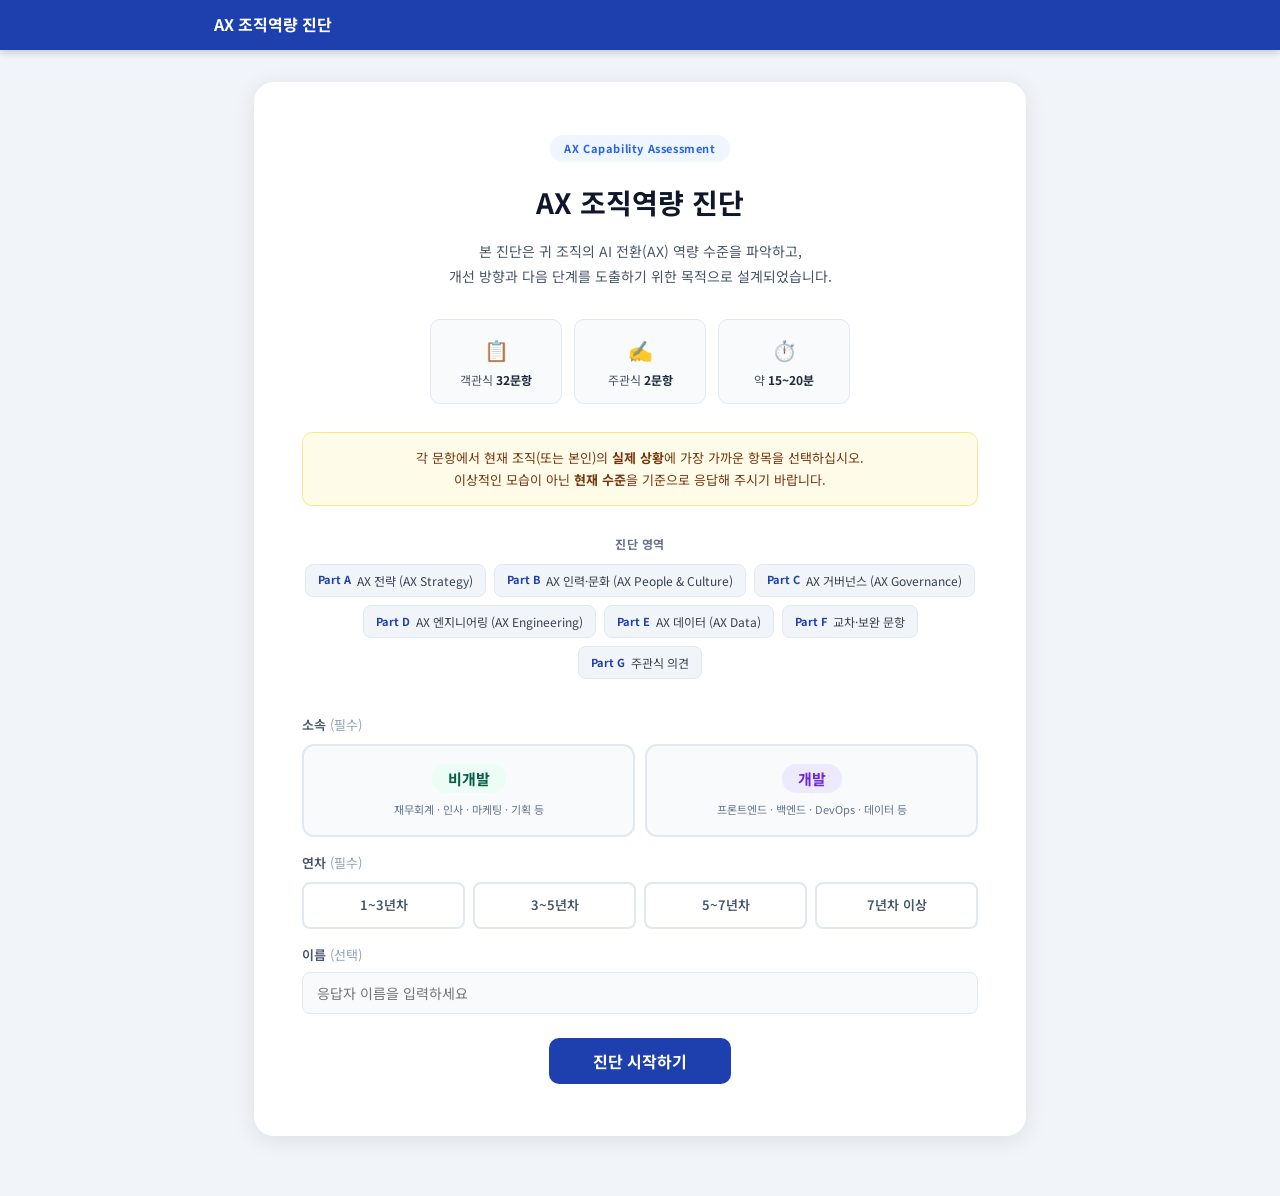
<file: index.html>
<!DOCTYPE html>
<html lang="ko">

<head>
  <meta charset="UTF-8">
  <meta name="viewport" content="width=device-width, initial-scale=1.0">
  <title>AX 조직역량 진단</title>
  <link rel="stylesheet" href="css/style.css">
</head>

<body>

  <header class="site-header">
    <div class="header-inner">
      <span class="logo-text">AX 조직역량 진단</span>
      <div id="header-progress" class="header-progress" style="display:none">
        <span id="progress-label" class="progress-label"></span>
        <div class="progress-bar-wrap">
          <div id="progress-fill" class="progress-fill"></div>
        </div>
      </div>
    </div>
  </header>

  <main id="app"></main>

  <script src="js/config.js"></script>
  <script src="js/data.js"></script>
  <script>
    /* ─── State ─────────────────────────────────────────────── */
    const state = {
      screen: 'start',   // 'start' | 'part' | 'open' | 'done'
      partIdx: 0,
      answers: {},       // { qId: 1~5 }
      openAnswers: {},   // { 'OPEN-01': '...', 'OPEN-02': '...' }
      respondentName: '',
      team: '',
      jobType: '',       // 'dev' | 'nondev'
      tenure: ''         // '1-3' | '3-5' | '5-7' | '7+'
    };

    const TEAMS = {
      nondev: ['재무회계', '인사', '마케팅', '기획', '영업', '구매/SCM', '법무/컴플라이언스', '경영지원', '기타'],
      dev:    ['프론트엔드', '백엔드', 'DevOps/인프라', '데이터', 'AI/ML', 'QA/테스트', '모바일', '기타 개발']
    };

    let _currentOrgType = null;

    function toggleOrgType(jobType) {
      const wrap = document.getElementById('team-list-wrap');
      const isOpen = wrap.style.display !== 'none';

      // 같은 버튼 재클릭 → 닫기
      if (_currentOrgType === jobType && isOpen) {
        wrap.style.display = 'none';
        _currentOrgType = null;
        _updateOrgBtns(null);
        return;
      }

      // 다른 타입으로 전환 → 상대방 버튼 선택 표시 초기화
      const other = jobType === 'dev' ? 'nondev' : 'dev';
      _resetBtnDisplay(other);

      _currentOrgType = jobType;
      _updateOrgBtns(jobType);
      _renderTeamList(jobType);
      wrap.style.display = '';
      document.getElementById('team-error').style.display = 'none';
    }

    function _updateOrgBtns(active) {
      ['nondev', 'dev'].forEach(t => {
        document.getElementById('btn-' + t).classList.toggle('active', t === active);
      });
    }

    function _resetBtnDisplay(jobType) {
      const hint = document.getElementById('hint-' + jobType);
      const sel  = document.getElementById('sel-'  + jobType);
      if (hint) hint.style.display = '';
      if (sel)  { sel.style.display = 'none'; sel.textContent = ''; }
    }

    function _closeTeamList(jobType, label) {
      document.getElementById('team-list-wrap').style.display = 'none';
      document.getElementById('hint-' + jobType).style.display = 'none';
      const sel = document.getElementById('sel-' + jobType);
      sel.textContent = '✓ ' + label;
      sel.style.display = '';
    }

    function _renderTeamList(jobType) {
      const list = document.getElementById('team-list');
      document.getElementById('team-custom-wrap').style.display = 'none';
      document.getElementById('team-custom-input').value = '';

      list.innerHTML = TEAMS[jobType].map(t => `
        <label class="team-opt-label">
          <input type="radio" name="team-select" value="${t}"
                 onchange="onTeamSelect('${t}', '${jobType}')">
          <div class="team-opt-content">
            <span class="team-opt-type ${jobType}">${jobType === 'dev' ? '개발' : '비개발'}</span>
            <span class="team-opt-name">${t}</span>
          </div>
        </label>
      `).join('');
    }

    function onTeamSelect(teamName, jobType) {
      const isCustom = teamName === '기타' || teamName === '기타 개발';
      if (isCustom) {
        document.getElementById('team-custom-wrap').style.display = '';
        document.getElementById('team-custom-input').focus();
      } else {
        document.getElementById('team-custom-wrap').style.display = 'none';
        setTimeout(() => _closeTeamList(jobType, teamName), 180);
      }
      document.getElementById('team-error').style.display = 'none';
    }

    function confirmCustomTeam() {
      const input = document.getElementById('team-custom-input');
      const val = input.value.trim();
      if (!val) { input.focus(); return; }
      setTimeout(() => _closeTeamList(_currentOrgType, val), 180);
    }

    const TOTAL_SCREENS = PARTS.length + 1; // parts + open

    /* ─── Helpers ────────────────────────────────────────────── */
    function $(sel) { return document.querySelector(sel); }
    function el(tag, cls, html) {
      const e = document.createElement(tag);
      if (cls) e.className = cls;
      if (html !== undefined) e.innerHTML = html;
      return e;
    }

    function updateProgress() {
      const wrap = $('#header-progress');
      if (state.screen === 'start' || state.screen === 'done') {
        wrap.style.display = 'none';
        return;
      }
      wrap.style.display = 'flex';

      let step, total;
      if (state.screen === 'part') {
        step = state.partIdx + 1;
        total = TOTAL_SCREENS;
      } else {
        step = TOTAL_SCREENS;
        total = TOTAL_SCREENS;
      }

      const pct = Math.round((step / total) * 100);
      $('#progress-label').textContent = `${step} / ${total}`;
      $('#progress-fill').style.width = pct + '%';
    }

    /* ─── Screens ────────────────────────────────────────────── */
    function renderStart() {
      state.screen = 'start';
      updateProgress();
      const app = $('#app');
      app.innerHTML = '';

      const wrap = el('div', 'start-wrap');
      wrap.innerHTML = `
    <div class="start-card">
      <div class="start-badge">AX Capability Assessment</div>
      <h1 class="start-title">AX 조직역량 진단</h1>
      <p class="start-desc">
        본 진단은 귀 조직의 AI 전환(AX) 역량 수준을 파악하고,<br>
        개선 방향과 다음 단계를 도출하기 위한 목적으로 설계되었습니다.
      </p>
      <div class="start-info-grid">
        <div class="start-info-item">
          <span class="info-icon">📋</span>
          <span class="info-text">객관식 <strong>32문항</strong></span>
        </div>
        <div class="start-info-item">
          <span class="info-icon">✍️</span>
          <span class="info-text">주관식 <strong>2문항</strong></span>
        </div>
        <div class="start-info-item">
          <span class="info-icon">⏱️</span>
          <span class="info-text">약 <strong>15~20분</strong></span>
        </div>
      </div>
      <div class="start-notice">
        각 문항에서 현재 조직(또는 본인)의 <strong>실제 상황</strong>에 가장 가까운 항목을 선택하십시오.<br>
        이상적인 모습이 아닌 <strong>현재 수준</strong>을 기준으로 응답해 주시기 바랍니다.
      </div>
      <div class="start-parts">
        <div class="parts-title">진단 영역</div>
        <div class="parts-list">
          ${PARTS.map(p => `<div class="part-chip"><span class="chip-id">Part ${p.id}</span> ${p.title}</div>`).join('')}
          <div class="part-chip"><span class="chip-id">Part G</span> 주관식 의견</div>
        </div>
      </div>
      <div class="start-team-wrap">
        <label class="start-name-label">소속 <span>(필수)</span></label>
        <div class="org-type-row">
          <button type="button" class="org-type-btn" id="btn-nondev" onclick="toggleOrgType('nondev')">
            <span class="org-type-badge nondev">비개발</span>
            <span class="org-type-hint" id="hint-nondev">재무회계 · 인사 · 마케팅 · 기획 등</span>
            <span class="org-selected-team" id="sel-nondev" style="display:none"></span>
          </button>
          <button type="button" class="org-type-btn" id="btn-dev" onclick="toggleOrgType('dev')">
            <span class="org-type-badge dev">개발</span>
            <span class="org-type-hint" id="hint-dev">프론트엔드 · 백엔드 · DevOps · 데이터 등</span>
            <span class="org-selected-team" id="sel-dev" style="display:none"></span>
          </button>
        </div>
        <div id="team-list-wrap" style="display:none;margin-top:12px">
          <div class="team-selector" id="team-list"></div>
          <div id="team-custom-wrap" style="display:none;margin-top:8px">
            <div style="display:flex;gap:8px;align-items:center">
              <input type="text" id="team-custom-input" class="start-name-input"
                     placeholder="소속 팀명을 직접 입력해 주세요" maxlength="30"
                     onkeydown="if(event.key==='Enter')confirmCustomTeam()"
                     style="margin:0">
              <button type="button" class="btn btn-primary" onclick="confirmCustomTeam()"
                      style="white-space:nowrap;padding:10px 20px;flex-shrink:0">확인</button>
            </div>
          </div>
        </div>
        <div class="team-error" id="team-error" style="display:none">소속을 선택해 주세요.</div>
      </div>
      <div class="start-name-wrap">
        <label class="start-name-label">연차 <span>(필수)</span></label>
        <div class="tenure-selector">
          <label class="tenure-opt"><input type="radio" name="tenure" value="1-3"><span class="tenure-text">1~3년차</span></label>
          <label class="tenure-opt"><input type="radio" name="tenure" value="3-5"><span class="tenure-text">3~5년차</span></label>
          <label class="tenure-opt"><input type="radio" name="tenure" value="5-7"><span class="tenure-text">5~7년차</span></label>
          <label class="tenure-opt"><input type="radio" name="tenure" value="7+"><span class="tenure-text">7년차 이상</span></label>
        </div>
        <div class="team-error" id="tenure-error" style="display:none">연차를 선택해 주세요.</div>
      </div>
      <div class="start-name-wrap">
        <label class="start-name-label" for="respondent-name">이름 <span>(선택)</span></label>
        <input type="text" class="start-name-input" id="respondent-name" placeholder="응답자 이름을 입력하세요" maxlength="20">
      </div>
      <button class="btn btn-start-main" onclick="startAssessment()">진단 시작하기</button>
    </div>
  `;
      app.appendChild(wrap);
    }

    function startAssessment() {
      const teamSelected = document.querySelector('input[name="team-select"]:checked');
      const tenureSelected = document.querySelector('input[name="tenure"]:checked');

      if (!_currentOrgType || !teamSelected) {
        document.getElementById('team-error').style.display = 'block';
        return;
      }

      let teamName = teamSelected.value;
      if (teamName === '기타' || teamName === '기타 개발') {
        const custom = document.getElementById('team-custom-input').value.trim();
        if (!custom) {
          const err = document.getElementById('team-error');
          err.textContent = '팀명을 직접 입력해 주세요.';
          err.style.display = 'block';
          return;
        }
        teamName = custom;
      }

      if (!tenureSelected) {
        document.getElementById('tenure-error').style.display = 'block';
        return;
      }

      state.jobType = _currentOrgType;
      state.team = teamName;
      state.tenure = tenureSelected.value;
      const nameInput = document.getElementById('respondent-name');
      state.respondentName = nameInput ? nameInput.value.trim() : '';
      state.partIdx = 0;
      renderPart();
    }

    function renderPart() {
      state.screen = 'part';
      updateProgress();

      const part = PARTS[state.partIdx];
      const app = $('#app');
      app.innerHTML = '';

      const wrap = el('div', 'part-wrap');

      // Part header
      const header = el('div', 'part-header');
      header.innerHTML = `
    <div class="part-label">Part ${part.id}</div>
    <h2 class="part-title">${part.title}</h2>
    <p class="part-desc">${part.desc}</p>
  `;
      wrap.appendChild(header);

      // Questions
      const qList = el('div', 'q-list');
      part.questions.forEach((q, qi) => {
        const eff = (state.jobType === 'dev' && q.dev) ? { ...q, ...q.dev } : q;

        const card = el('div', 'q-card');
        card.setAttribute('data-qid', eff.id);

        const qNum = el('div', 'q-num', `Q${qi + 1}`);
        const qTitle = el('div', 'q-title', eff.title);

        card.appendChild(qNum);
        card.appendChild(qTitle);

        if (eff.type === 'maturity') {
          const qText = el('p', 'q-text', eff.q);
          card.appendChild(qText);

          const opts = el('div', 'opts');
          eff.opts.forEach((opt, i) => {
            const val = i + 1;
            const label = el('label', 'opt');
            const checked = state.answers[eff.id] === val ? 'checked' : '';
            label.innerHTML = `
          <input type="radio" name="${eff.id}" value="${val}" ${checked}>
          <span class="opt-marker">${['①', '②', '③', '④', '⑤'][i]}</span>
          <span class="opt-text">${opt}</span>
        `;
            label.querySelector('input').addEventListener('change', () => {
              state.answers[eff.id] = val;
              clearError(eff.id);
            });
            opts.appendChild(label);
          });
          card.appendChild(opts);

        } else { // likert
          const stmt = el('p', 'q-stmt', eff.stmt);
          card.appendChild(stmt);

          const likertWrap = el('div', 'likert-wrap');
          const likertOpts = el('div', 'likert-opts');
          LIKERT_LABELS.forEach((lbl, i) => {
            const val = i + 1;
            const col = el('div', 'likert-col');
            const checked = state.answers[eff.id] === val ? 'checked' : '';
            col.innerHTML = `
          <input type="radio" id="${eff.id}-${val}" name="${eff.id}" value="${val}" ${checked}>
          <label for="${eff.id}-${val}" class="likert-label">${lbl}</label>
        `;
            col.querySelector('input').addEventListener('change', () => {
              state.answers[eff.id] = val;
              clearError(eff.id);
            });
            likertOpts.appendChild(col);
          });
          likertWrap.appendChild(likertOpts);
          card.appendChild(likertWrap);
        }

        const errMsg = el('div', 'err-msg', '');
        errMsg.id = `err-${eff.id}`;
        errMsg.style.display = 'none';
        card.appendChild(errMsg);

        qList.appendChild(card);
      });
      wrap.appendChild(qList);

      // Navigation
      const nav = el('div', 'nav-bar');
      const leftBtn = el('button', 'btn btn-ghost', state.partIdx === 0 ? '처음으로' : '이전');
      leftBtn.addEventListener('click', () => {
        if (state.partIdx === 0) renderStart();
        else { state.partIdx--; renderPart(); }
      });

      const isLast = state.partIdx === PARTS.length - 1;
      const rightBtn = el('button', 'btn btn-primary', isLast ? '다음 (주관식)' : '다음');
      rightBtn.addEventListener('click', () => {
        if (!validatePart(part)) return;
        if (isLast) renderOpen();
        else { state.partIdx++; renderPart(); }
      });

      nav.appendChild(leftBtn);

      const navRight = el('div', 'nav-right');
      navRight.appendChild(rightBtn);
      nav.appendChild(navRight);
      wrap.appendChild(nav);

      app.appendChild(wrap);
      window.scrollTo(0, 0);
    }

    function validatePart(part) {
      let valid = true;
      part.questions.forEach(q => {
        if (state.answers[q.id] === undefined) {
          showError(q.id, '응답을 선택해 주세요.');
          valid = false;
        }
      });
      if (!valid) {
        // Scroll to first unanswered
        const firstErr = document.querySelector('.err-msg[style="display: block;"]') ||
          document.querySelector('.err-msg:not([style*="none"])');
        if (firstErr) firstErr.scrollIntoView({ behavior: 'smooth', block: 'center' });
      }
      return valid;
    }

    function showError(qid, msg) {
      const el = document.getElementById(`err-${qid}`);
      if (el) { el.textContent = msg; el.style.display = 'block'; }
      const card = document.querySelector(`[data-qid="${qid}"]`);
      if (card) card.classList.add('has-error');
    }

    function clearError(qid) {
      const el = document.getElementById(`err-${qid}`);
      if (el) { el.textContent = ''; el.style.display = 'none'; }
      const card = document.querySelector(`[data-qid="${qid}"]`);
      if (card) card.classList.remove('has-error');
    }

    function renderOpen() {
      state.screen = 'open';
      updateProgress();

      const app = $('#app');
      app.innerHTML = '';

      const wrap = el('div', 'part-wrap');

      const header = el('div', 'part-header');
      header.innerHTML = `
    <div class="part-label">Part G</div>
    <h2 class="part-title">주관식 의견</h2>
    <p class="part-desc">아래 질문에 자유롭게 응답해 주십시오. (선택 사항)</p>
  `;
      wrap.appendChild(header);

      const qList = el('div', 'q-list');
      OPEN_QUESTIONS.forEach((q, qi) => {
        const card = el('div', 'open-card');
        card.innerHTML = `
      <div class="q-num">Q${qi + 1}</div>
      <p class="q-text">${q.q}</p>
      <textarea class="open-textarea" id="open-${q.id}" rows="5" placeholder="자유롭게 입력해 주세요.">${state.openAnswers[q.id] || ''}</textarea>
    `;
        qList.appendChild(card);
      });
      wrap.appendChild(qList);

      // Nav
      const nav = el('div', 'nav-bar');
      const backBtn = el('button', 'btn btn-ghost', '이전');
      backBtn.addEventListener('click', () => {
        state.partIdx = PARTS.length - 1;
        renderPart();
      });

      const submitBtn = el('button', 'btn btn-success', '결과 확인하기');
      submitBtn.addEventListener('click', () => {
        OPEN_QUESTIONS.forEach(q => {
          const ta = document.getElementById(`open-${q.id}`);
          state.openAnswers[q.id] = ta ? ta.value.trim() : '';
        });
        submitAndRedirect();
      });

      nav.appendChild(backBtn);
      const navRight = el('div', 'nav-right');
      navRight.appendChild(submitBtn);
      nav.appendChild(navRight);
      wrap.appendChild(nav);

      app.appendChild(wrap);
      window.scrollTo(0, 0);
    }

    async function submitAndRedirect() {
      const btn = document.querySelector('.btn-success');
      if (btn) { btn.disabled = true; btn.textContent = '저장 중...'; }

      const payload = {
        name: state.respondentName || '익명',
        team: state.team,
        jobType: state.jobType,
        tenure: state.tenure,
        answers: state.answers,
        openAnswers: state.openAnswers,
        timestamp: Date.now()
      };

      const existing = JSON.parse(localStorage.getItem('ax_results') || '[]');
      existing.push(payload);
      localStorage.setItem('ax_results', JSON.stringify(existing));
      localStorage.setItem('ax_result', JSON.stringify(payload));

      if (SHEETS_API_URL !== 'YOUR_APPS_SCRIPT_WEB_APP_URL') {
        await new Promise((resolve) => {
          const cbName = '__axSave' + Date.now();
          const script = document.createElement('script');
          const timer = setTimeout(() => { cleanup(); resolve(); }, 8000);
          function cleanup() {
            delete window[cbName];
            if (script.parentNode) script.parentNode.removeChild(script);
          }
          window[cbName] = () => { clearTimeout(timer); cleanup(); resolve(); };
          script.onerror = () => { clearTimeout(timer); cleanup(); resolve(); };
          script.src = SHEETS_API_URL
            + '?action=save&callback=' + cbName
            + '&data=' + encodeURIComponent(JSON.stringify(payload))
            + '&t=' + Date.now();
          document.head.appendChild(script);
        });
      }

      window.location.href = 'result.html';
    }

    /* ─── Init ───────────────────────────────────────────────── */
    renderStart();
  </script>
</body>

</html>
</file>
<file: css/style.css>
@import url('https://fonts.googleapis.com/css2?family=Noto+Sans+KR:wght@300;400;500;600;700&display=swap');

*, *::before, *::after { margin: 0; padding: 0; box-sizing: border-box; }

body {
  font-family: 'Noto Sans KR', sans-serif;
  background: #f1f5f9;
  color: #1e293b;
  min-height: 100vh;
  line-height: 1.6;
}

/* ════════════════════════════════
   HEADER
════════════════════════════════ */
.site-header {
  background: #1e40af;
  color: white;
  padding: 12px 0;
  position: sticky;
  top: 0;
  z-index: 100;
  box-shadow: 0 2px 8px rgba(0,0,0,.2);
}
.header-inner {
  max-width: 900px;
  margin: 0 auto;
  padding: 0 24px;
  display: flex;
  align-items: center;
  justify-content: space-between;
  gap: 16px;
}
.logo-text { font-size: 16px; font-weight: 700; white-space: nowrap; }

/* Header progress (index.html) */
.header-progress {
  display: flex;
  align-items: center;
  gap: 10px;
  flex: 1;
  max-width: 360px;
}
.progress-label {
  font-size: 12px;
  color: rgba(255,255,255,.85);
  white-space: nowrap;
  min-width: 36px;
}
.progress-bar-wrap {
  flex: 1;
  height: 6px;
  background: rgba(255,255,255,.25);
  border-radius: 3px;
  overflow: hidden;
}
.progress-fill {
  height: 100%;
  background: #60a5fa;
  border-radius: 3px;
  transition: width .4s ease;
}

/* Header actions (result.html) */
.header-actions { display: flex; gap: 8px; }

/* ════════════════════════════════
   LAYOUT WRAPPERS
════════════════════════════════ */
.start-wrap,
.part-wrap {
  max-width: 820px;
  margin: 0 auto;
  padding: 32px 24px 60px;
}

/* ════════════════════════════════
   START SCREEN
════════════════════════════════ */
.start-card {
  background: white;
  border-radius: 20px;
  padding: 52px 48px;
  text-align: center;
  box-shadow: 0 4px 24px rgba(0,0,0,.09);
}
.start-badge {
  display: inline-block;
  background: #eff6ff;
  color: #2563eb;
  font-size: 11px;
  font-weight: 700;
  padding: 5px 14px;
  border-radius: 20px;
  letter-spacing: .6px;
  margin-bottom: 18px;
}
.start-title {
  font-size: 28px;
  font-weight: 700;
  color: #0f172a;
  margin-bottom: 14px;
}
.start-desc {
  font-size: 14px;
  color: #475569;
  line-height: 1.8;
  max-width: 520px;
  margin: 0 auto 30px;
}
.start-info-grid {
  display: grid;
  grid-template-columns: repeat(3, 1fr);
  gap: 12px;
  margin-bottom: 28px;
  max-width: 420px;
  margin-left: auto;
  margin-right: auto;
}
.start-info-item {
  background: #f8fafc;
  border: 1px solid #e2e8f0;
  border-radius: 10px;
  padding: 14px 8px;
  display: flex;
  flex-direction: column;
  align-items: center;
  gap: 6px;
}
.info-icon { font-size: 20px; }
.info-text { font-size: 12px; color: #475569; line-height: 1.4; }
.info-text strong { color: #1e293b; }
.start-notice {
  background: #fefce8;
  border: 1px solid #fde68a;
  border-radius: 10px;
  padding: 14px 20px;
  font-size: 13px;
  color: #78350f;
  line-height: 1.7;
  margin-bottom: 28px;
  text-align: center;
}
.start-parts { margin-bottom: 36px; text-align: center; }
.parts-title {
  font-size: 12px;
  font-weight: 700;
  color: #64748b;
  letter-spacing: .5px;
  margin-bottom: 10px;
}
.parts-list { display: flex; flex-wrap: wrap; gap: 8px; justify-content: center; }
.part-chip {
  background: #f1f5f9;
  border: 1px solid #e2e8f0;
  border-radius: 8px;
  padding: 6px 12px;
  font-size: 12px;
  color: #374151;
  display: flex;
  align-items: center;
  gap: 6px;
}
.chip-id {
  font-weight: 700;
  color: #1e40af;
  font-size: 11px;
}

/* ════════════════════════════════
   PART HEADER
════════════════════════════════ */
.part-header {
  background: white;
  border-radius: 12px;
  padding: 22px 26px;
  margin-bottom: 18px;
  border-left: 4px solid #1e40af;
  box-shadow: 0 1px 4px rgba(0,0,0,.06);
}
.part-label {
  font-size: 11px;
  font-weight: 700;
  color: #1e40af;
  letter-spacing: .6px;
  margin-bottom: 5px;
}
.part-title { font-size: 20px; font-weight: 700; margin-bottom: 4px; }
.part-desc { font-size: 13px; color: #64748b; }

/* ════════════════════════════════
   QUESTION CARDS
════════════════════════════════ */
.q-list { display: flex; flex-direction: column; gap: 14px; }

.q-card {
  background: white;
  border-radius: 12px;
  padding: 24px 26px;
  box-shadow: 0 1px 3px rgba(0,0,0,.07);
  border: 2px solid transparent;
  transition: border-color .2s;
}
.q-card.has-error { border-color: #fca5a5; }

.q-num {
  font-size: 11px;
  font-weight: 700;
  color: #1e40af;
  background: #eff6ff;
  display: inline-block;
  padding: 2px 10px;
  border-radius: 20px;
  margin-bottom: 4px;
}
.q-title {
  font-size: 13px;
  font-weight: 700;
  color: #64748b;
  margin-bottom: 12px;
}
.q-text {
  font-size: 15px;
  font-weight: 600;
  color: #1e293b;
  line-height: 1.65;
  margin-bottom: 18px;
}
.q-stmt {
  font-size: 15px;
  font-weight: 600;
  color: #1e293b;
  line-height: 1.65;
  background: #f8fafc;
  border: 1px solid #e2e8f0;
  border-radius: 8px;
  padding: 14px 18px;
  margin-bottom: 20px;
}

/* ── Maturity options (vertical) ── */
.opts { display: flex; flex-direction: column; gap: 9px; }
.opt {
  display: flex;
  align-items: flex-start;
  gap: 11px;
  padding: 12px 16px;
  border: 1.5px solid #e2e8f0;
  border-radius: 10px;
  cursor: pointer;
  transition: all .15s;
}
.opt:hover { border-color: #93c5fd; background: #f0f9ff; }
.opt input[type="radio"] { display: none; }
.opt input[type="radio"]:checked + .opt-marker + .opt-text { color: #1e3a8a; }
.opt:has(input:checked) { border-color: #1e40af; background: #eff6ff; }
.opt-marker {
  font-size: 16px;
  font-weight: 700;
  color: #94a3b8;
  flex-shrink: 0;
  min-width: 22px;
  line-height: 1.5;
}
.opt:has(input:checked) .opt-marker { color: #1e40af; }
.opt-text { font-size: 13.5px; line-height: 1.55; color: #374151; }

/* ── Likert options (horizontal) ── */
.likert-wrap { overflow-x: auto; }
.likert-opts {
  display: grid;
  grid-template-columns: repeat(5, 1fr);
  gap: 8px;
  min-width: 300px;
}
.likert-col {
  display: flex;
  flex-direction: column;
  align-items: center;
  gap: 6px;
}
.likert-col input[type="radio"] { display: none; }
.likert-label {
  display: block;
  width: 100%;
  text-align: center;
  padding: 10px 4px 12px;
  border: 1.5px solid #e2e8f0;
  border-radius: 10px;
  cursor: pointer;
  font-size: 12px;
  color: #64748b;
  line-height: 1.35;
  transition: all .15s;
}
.likert-label:hover { border-color: #a5b4fc; background: #eef2ff; color: #4338ca; }
.likert-col input:checked + .likert-label {
  border-color: #6d28d9;
  background: #ede9fe;
  color: #6d28d9;
  font-weight: 700;
}

/* ── Error message ── */
.err-msg {
  background: #fef2f2;
  border: 1px solid #fecaca;
  border-radius: 8px;
  padding: 9px 14px;
  color: #dc2626;
  font-size: 12px;
  margin-top: 10px;
}

/* ── Open questions ── */
.open-card {
  background: white;
  border-radius: 12px;
  padding: 24px 26px;
  margin-bottom: 14px;
  box-shadow: 0 1px 3px rgba(0,0,0,.07);
}
.open-textarea {
  width: 100%;
  min-height: 130px;
  border: 1.5px solid #e2e8f0;
  border-radius: 8px;
  padding: 13px;
  resize: vertical;
  font-family: 'Noto Sans KR', sans-serif;
  font-size: 14px;
  color: #1e293b;
  outline: none;
  transition: border-color .2s;
  line-height: 1.65;
}
.open-textarea:focus { border-color: #1e40af; }

/* ── Navigation ── */
.nav-bar {
  display: flex;
  justify-content: space-between;
  align-items: center;
  margin-top: 28px;
  padding-top: 22px;
  border-top: 1px solid #e2e8f0;
}
.nav-right { display: flex; gap: 10px; }

/* ── Buttons ── */
.btn {
  padding: 10px 24px;
  border-radius: 8px;
  font-size: 14px;
  font-weight: 600;
  cursor: pointer;
  border: none;
  transition: all .15s;
  font-family: 'Noto Sans KR', sans-serif;
  line-height: 1;
  white-space: nowrap;
}
.btn-ghost {
  background: white;
  color: #64748b;
  border: 1.5px solid #e2e8f0;
}
.btn-ghost:hover { background: #f8fafc; border-color: #94a3b8; }
.btn-primary { background: #1e40af; color: white; }
.btn-primary:hover { background: #1e3a8a; }
.btn-success { background: #059669; color: white; padding: 13px 36px; font-size: 15px; }
.btn-success:hover { background: #047857; }
.btn-start-main {
  background: #1e40af;
  color: white;
  padding: 15px 44px;
  font-size: 16px;
  border-radius: 10px;
  border: none;
  cursor: pointer;
  font-weight: 700;
  font-family: 'Noto Sans KR', sans-serif;
  transition: all .2s;
  margin-top: 8px;
}
.btn-start-main:hover {
  background: #1e3a8a;
  transform: translateY(-1px);
  box-shadow: 0 4px 14px rgba(30,64,175,.3);
}

/* ════════════════════════════════
   LOADING / ERROR
════════════════════════════════ */
.loading-wrap {
  text-align: center;
  padding: 80px 24px;
  color: #64748b;
}
.loading-spinner {
  width: 40px; height: 40px;
  border: 4px solid #e2e8f0;
  border-top-color: #1e40af;
  border-radius: 50%;
  margin: 0 auto 16px;
  animation: spin .8s linear infinite;
}
@keyframes spin { to { transform: rotate(360deg); } }
.error-wrap {
  text-align: center;
  padding: 80px 24px;
}
.error-wrap p { color: #64748b; margin-bottom: 20px; }

/* ════════════════════════════════
   RESULT PAGE — HERO
════════════════════════════════ */
.result-hero {
  padding: 24px 24px 20px;
  background: linear-gradient(135deg, #1e3a8a 0%, #1d4ed8 100%);
  color: white;
}
.hero-inner {
  max-width: 860px;
  margin: 0 auto;
  display: flex;
  align-items: center;
  gap: 20px;
  flex-wrap: wrap;
}
.hero-meta {
  display: flex;
  align-items: center;
  gap: 6px;
  flex-wrap: wrap;
  width: 100%;
  margin-bottom: 2px;
}
.hero-respondent {
  font-size: 14px;
  font-weight: 700;
  color: rgba(255,255,255,.95);
}
.hero-team-badge {
  font-size: 11px;
  font-weight: 600;
  padding: 1px 8px;
  border-radius: 20px;
  background: rgba(255,255,255,.2);
  color: white;
  border: 1px solid rgba(255,255,255,.35);
}
.hero-job-badge {
  font-size: 10px;
  font-weight: 700;
  padding: 1px 7px;
  border-radius: 20px;
  letter-spacing: .3px;
}
.hero-job-badge.dev    { background: #ede9fe; color: #6d28d9; }
.hero-job-badge.nondev { background: #ecfdf5; color: #065f46; }
.hero-level-block {
  display: flex;
  align-items: baseline;
  gap: 10px;
  flex-shrink: 0;
}
.hero-label {
  font-size: 11px;
  font-weight: 500;
  opacity: .65;
  letter-spacing: .5px;
  margin-bottom: 2px;
}
.hero-level {
  font-size: 48px;
  font-weight: 800;
  line-height: 1;
}
.hero-name { font-size: 20px; font-weight: 700; opacity: .9; }
.hero-right { flex: 1; min-width: 180px; }
.hero-score {
  font-size: 22px;
  font-weight: 700;
  margin-bottom: 2px;
}
.hero-score span { font-size: 13px; font-weight: 400; opacity: .7; }
.hero-desc { display: none; }

/* Hero level color overlays */
.hero-lv1 { background: linear-gradient(135deg, #7f1d1d, #dc2626); }
.hero-lv2 { background: linear-gradient(135deg, #7c2d12, #ea580c); }
.hero-lv3 { background: linear-gradient(135deg, #713f12, #d97706); }
.hero-lv4 { background: linear-gradient(135deg, #14532d, #16a34a); }
.hero-lv5 { background: linear-gradient(135deg, #1e3a8a, #1d4ed8); }

/* ════════════════════════════════
   RESULT PAGE — SECTIONS
════════════════════════════════ */
.sections-wrap {
  max-width: 900px;
  margin: 0 auto;
  padding: 28px 24px 60px;
  display: flex;
  flex-direction: column;
  gap: 20px;
}
.r-section {
  background: white;
  border-radius: 16px;
  padding: 28px;
  box-shadow: 0 1px 4px rgba(0,0,0,.08);
}

.section-title {
  font-size: 17px;
  font-weight: 700;
  color: #1e293b;
  margin-bottom: 20px;
  padding-bottom: 12px;
  border-bottom: 1px solid #f1f5f9;
}

/* Main result wrapper */
#app {
  /* for result.html, sections are full-width with auto margin */
}

/* ── Maturity Stage Track ── */
.stage-track {
  display: flex;
  align-items: center;
  justify-content: center;
  gap: 0;
  margin: 4px 0 24px;
  overflow-x: auto;
  padding: 8px 0;
}
.stage-step {
  display: flex;
  flex-direction: column;
  align-items: center;
  gap: 6px;
  min-width: 64px;
}
.stage-dot {
  width: 40px;
  height: 40px;
  border-radius: 50%;
  border: 2.5px solid #e2e8f0;
  background: #fff;
  display: flex;
  align-items: center;
  justify-content: center;
  font-size: 14px;
  color: #fff;
  transition: transform .2s;
}
.stage-step.current .stage-dot {
  width: 48px;
  height: 48px;
  box-shadow: 0 0 0 5px rgba(0,0,0,.08);
  font-size: 16px;
}
.stage-dot-inner { line-height: 1; }
.stage-lv { font-size: 11px; font-weight: 700; }
.stage-name { font-size: 11px; font-weight: 500; text-align: center; }
.stage-connector {
  flex: 1;
  min-width: 18px;
  max-width: 48px;
  height: 2px;
  background: #e2e8f0;
  margin-bottom: 28px;
}

.stage-current-card {
  border-left: 4px solid #94a3b8;
  border-radius: 0 12px 12px 0;
  background: #f8fafc;
  padding: 20px 22px;
  margin-bottom: 14px;
}
.stage-current-header {
  display: flex;
  gap: 16px;
  align-items: flex-start;
  justify-content: space-between;
  margin-bottom: 16px;
}
.stage-current-lv {
  font-size: 18px;
  font-weight: 800;
  margin-bottom: 6px;
}
.stage-current-desc {
  font-size: 13px;
  color: #475569;
  line-height: 1.7;
  max-width: 560px;
}
.stage-axmos-badge {
  flex-shrink: 0;
  text-align: center;
  font-size: 13px;
  font-weight: 800;
  padding: 8px 14px;
  border-radius: 10px;
  border: 1.5px solid;
  line-height: 1.4;
  white-space: nowrap;
}
.stage-axmos-badge span { font-size: 11px; font-weight: 500; display: block; }
.stage-focus-title {
  font-size: 12px;
  font-weight: 700;
  color: #64748b;
  text-transform: uppercase;
  letter-spacing: .5px;
  margin-bottom: 8px;
}
.stage-focus-list {
  list-style: none;
  display: flex;
  flex-direction: column;
  gap: 6px;
}
.stage-focus-item {
  display: flex;
  align-items: center;
  gap: 8px;
  font-size: 13px;
  color: #334155;
}
.stage-focus-dot {
  width: 7px;
  height: 7px;
  border-radius: 50%;
  flex-shrink: 0;
}

.stage-next {
  border: 1.5px dashed #e2e8f0;
  border-radius: 12px;
  padding: 14px 18px;
  background: #fff;
}
.stage-next-top { border-color: #bfdbfe; background: #eff6ff; }
.stage-next-label {
  font-size: 11px;
  font-weight: 700;
  color: #94a3b8;
  text-transform: uppercase;
  letter-spacing: .5px;
  margin-bottom: 4px;
}
.stage-next-name {
  font-size: 15px;
  font-weight: 800;
  margin-bottom: 4px;
}
.stage-next-desc {
  font-size: 13px;
  color: #475569;
  line-height: 1.6;
}

/* ── Chart ── */
.chart-wrap {
  position: relative;
  height: 320px;
  max-width: 380px;
  margin: 0 auto;
}

/* ── Cat Combined (radar top, list below) ── */
.cat-combined {
  display: flex;
  flex-direction: column;
  gap: 24px;
}
.cat-radar-panel {
  width: 380px;
  height: 380px;
  margin: 0 auto;
  flex-shrink: 0;
  position: relative;
}
.cat-radar-panel canvas {
  position: absolute;
  top: 0; left: 0;
  width: 100% !important;
  height: 100% !important;
}
.cat-list-panel {
  display: grid;
  grid-template-columns: 1fr 1fr;
  gap: 0 24px;
}
.cat-row {
  border-left: 4px solid #94a3b8;
  padding: 16px 16px;
}
.cat-row:not(:nth-last-child(-n+2)) {
  border-bottom: 1px solid #f1f5f9;
}
/* 5개 항목 — 마지막 홀수 행이 혼자일 때 구분선 제거 */
.cat-row:nth-child(odd):last-child {
  border-bottom: none;
}
.cat-row-header {
  display: flex;
  align-items: flex-start;
  justify-content: space-between;
  gap: 12px;
}
.cat-row-info {
  display: flex;
  flex-direction: column;
  gap: 3px;
}
.cat-row-name { font-size: 14px; font-weight: 700; color: #1e293b; }
.cat-row-desc { font-size: 11px; color: #94a3b8; line-height: 1.45; max-width: 240px; }
.cat-row-right {
  display: flex;
  align-items: center;
  gap: 8px;
  flex-shrink: 0;
}
.cat-row-score { font-size: 22px; font-weight: 800; line-height: 1; }
.cat-row-insight {
  font-size: 12px;
  color: #475569;
  line-height: 1.6;
  margin-top: 4px;
}

/* ── Category Cards (legacy, kept for fallback) ── */
.cat-grid {
  display: grid;
  grid-template-columns: repeat(auto-fill, minmax(220px, 1fr));
  gap: 14px;
}
.cat-card {
  border: 1px solid #e2e8f0;
  border-top: 4px solid #94a3b8;
  border-radius: 12px;
  padding: 18px 20px;
}
.cat-name { font-size: 13px; font-weight: 700; color: #1e293b; margin-bottom: 4px; }
.cat-desc { font-size: 11px; color: #94a3b8; line-height: 1.5; margin-bottom: 10px; }
.cat-score-row { display: flex; align-items: baseline; gap: 8px; margin-bottom: 8px; }
.cat-score { font-size: 30px; font-weight: 700; line-height: 1; }
.cat-lv { margin-bottom: 10px; }
.cat-insight {
  margin-top: 10px;
  font-size: 12px;
  color: #475569;
  line-height: 1.6;
  border-top: 1px solid #f1f5f9;
  padding-top: 8px;
}
.cat-bar-wrap {
  height: 6px;
  background: #f1f5f9;
  border-radius: 3px;
  overflow: hidden;
  margin-bottom: 6px;
}
.cat-bar { height: 100%; border-radius: 3px; transition: width .7s ease; }
.cat-count { font-size: 11px; color: #94a3b8; }

/* ── Level Badge ── */
.lv-badge {
  display: inline-block;
  padding: 3px 12px;
  border-radius: 20px;
  font-size: 12px;
  font-weight: 700;
  border: 1px solid transparent;
}

/* ── Perspective List ── */
.persp-list {
  display: grid;
  grid-template-columns: 1fr 1fr;
  gap: 0 24px;
}
.persp-row {
  border-left: 4px solid #94a3b8;
  padding: 16px 16px;
}
.persp-row:not(:nth-last-child(-n+2)) {
  border-bottom: 1px solid #f1f5f9;
  padding-bottom: 16px;
  margin-bottom: 0;
}
.persp-row-header {
  display: flex;
  align-items: flex-start;
  justify-content: space-between;
  gap: 12px;
}
.persp-row-info {
  display: flex;
  flex-direction: column;
  gap: 3px;
}
.persp-row-name { font-size: 14px; font-weight: 700; color: #1e293b; }
.persp-row-desc { font-size: 11px; color: #94a3b8; line-height: 1.45; max-width: 240px; }
.persp-row-right {
  display: flex;
  align-items: center;
  gap: 8px;
  flex-shrink: 0;
}
.persp-row-score { font-size: 22px; font-weight: 800; line-height: 1; }
.persp-row-insight {
  font-size: 12px;
  color: #475569;
  line-height: 1.6;
  margin-top: 4px;
}

/* ── CROSS ── */
.cross-row {
  display: flex;
  align-items: flex-start;
  gap: 24px;
}
.cross-score-wrap { flex-shrink: 0; }
.cross-score { font-size: 48px; font-weight: 700; line-height: 1; }
.cross-max { font-size: 14px; color: #94a3b8; margin-top: 2px; }
.cross-detail { flex: 1; }
.cross-desc {
  font-size: 13px;
  color: #64748b;
  line-height: 1.65;
  margin-top: 8px;
}

/* ── Gap Analysis ── */
.gap-list { display: flex; flex-direction: column; gap: 12px; }
.gap-item {
  display: flex;
  align-items: flex-start;
  gap: 14px;
  padding: 14px 16px;
  border-radius: 10px;
}
.gap-critical { background: #fef2f2; border: 1px solid #fecaca; }
.gap-warning  { background: #fffbeb; border: 1px solid #fde68a; }
.gap-ok       { background: #f0fdf4; border: 1px solid #bbf7d0; }
.gap-icon { font-size: 18px; flex-shrink: 0; margin-top: 1px; }
.gap-content { flex: 1; }
.gap-title {
  font-size: 14px;
  font-weight: 600;
  color: #1e293b;
  margin-bottom: 4px;
}
.gap-val {
  font-size: 16px;
  font-weight: 700;
  margin-left: 4px;
}
.gap-sub { font-size: 12px; color: #64748b; margin-bottom: 4px; }
.gap-msg { font-size: 13px; color: #374151; line-height: 1.55; }

/* ── Open Responses ── */
.open-result-block {
  border: 1px solid #e2e8f0;
  border-radius: 10px;
  padding: 18px;
  margin-bottom: 14px;
}
.open-result-q {
  font-size: 13px;
  font-weight: 600;
  color: #374151;
  margin-bottom: 10px;
  padding-bottom: 10px;
  border-bottom: 1px solid #f1f5f9;
  line-height: 1.6;
}
.open-result-a {
  font-size: 14px;
  color: #1e293b;
  line-height: 1.75;
  white-space: pre-wrap;
}

/* ── Result Footer ── */
.result-footer {
  display: flex;
  justify-content: center;
  gap: 12px;
  padding-top: 12px;
}

/* ════════════════════════════════
   WORD CLOUD
════════════════════════════════ */
.wc-grid {
  display: grid;
  grid-template-columns: 1fr 1fr;
  gap: 20px;
}
.wc-item { display: flex; flex-direction: column; gap: 10px; }
.wc-label {
  font-size: 13px;
  font-weight: 600;
  color: #475569;
  padding-bottom: 6px;
  border-bottom: 1px solid #f1f5f9;
}
.wc-canvas {
  width: 100% !important;
  height: 320px !important;
  border-radius: 10px;
  background: #f8fafc;
  display: block;
}

/* ════════════════════════════════
   OPEN ANSWER AI SUMMARY
════════════════════════════════ */
.sum-meta {
  font-size: 13px;
  color: #64748b;
  margin-bottom: 20px;
  padding: 10px 14px;
  background: #f8fafc;
  border-radius: 8px;
  border-left: 3px solid #1e40af;
}
.sum-block { margin-bottom: 20px; }
.sum-q-label {
  font-size: 13px;
  font-weight: 700;
  color: #1e40af;
  margin-bottom: 10px;
  display: flex;
  align-items: center;
  gap: 6px;
}
.sum-q-label::before {
  content: '';
  display: inline-block;
  width: 4px;
  height: 14px;
  background: #1e40af;
  border-radius: 2px;
}
.sum-paragraph {
  font-size: 14px;
  line-height: 1.8;
  color: #334155;
  margin-bottom: 14px;
}
.sum-tags {
  display: flex;
  flex-wrap: wrap;
  gap: 6px;
  margin-bottom: 12px;
}
.sum-tag {
  padding: 4px 11px;
  border-radius: 99px;
  background: #eff6ff;
  color: #1e40af;
  font-size: 12px;
  font-weight: 600;
  border: 1px solid #bfdbfe;
}
.sum-quote {
  font-size: 12.5px;
  color: #475569;
  background: #f8fafc;
  border-left: 3px solid #cbd5e1;
  padding: 7px 12px;
  border-radius: 0 6px 6px 0;
  margin-bottom: 6px;
  font-style: italic;
  line-height: 1.6;
}
.sum-divider {
  border: none;
  border-top: 1px solid #f1f5f9;
  margin: 16px 0;
}

/* ════════════════════════════════
   START NAME INPUT
════════════════════════════════ */
.start-name-wrap {
  margin-bottom: 16px;
  text-align: left;
}
.start-name-label {
  display: block;
  font-size: 13px;
  font-weight: 600;
  color: #475569;
  margin-bottom: 6px;
  text-align: left;
}
.start-name-label span { font-weight: 400; color: #94a3b8; }
.start-name-input {
  width: 100%;
  padding: 10px 14px;
  border: 1.5px solid #e2e8f0;
  border-radius: 8px;
  font-size: 14px;
  font-family: 'Noto Sans KR', sans-serif;
  color: #1e293b;
  background: #f8fafc;
  transition: border-color .15s;
  outline: none;
}
.start-name-input:focus { border-color: #1e40af; background: #fff; }

/* ════════════════════════════════
   START TEAM SELECTOR
════════════════════════════════ */
.start-team-wrap {
  margin-bottom: 16px;
  text-align: left;
}
.team-selector {
  display: grid;
  grid-template-columns: 1fr 1fr;
  gap: 10px;
  margin-top: 8px;
}
.team-opt-label {
  display: block;
  cursor: pointer;
}
.team-opt-label input[type="radio"] { display: none; }
.team-opt-content {
  display: flex;
  flex-direction: column;
  align-items: center;
  gap: 6px;
  padding: 14px 10px;
  border: 2px solid #e2e8f0;
  border-radius: 10px;
  background: #f8fafc;
  transition: border-color .15s, background .15s;
  text-align: center;
}
.team-opt-label input:checked + .team-opt-content {
  border-color: #1e40af;
  background: #eff6ff;
}
.team-opt-label:hover .team-opt-content {
  border-color: #93c5fd;
  background: #f0f9ff;
}
.team-opt-type {
  font-size: 10px;
  font-weight: 700;
  padding: 2px 8px;
  border-radius: 20px;
  letter-spacing: .3px;
}
.team-opt-type.dev    { background: #ede9fe; color: #6d28d9; }
.team-opt-type.nondev { background: #ecfdf5; color: #065f46; }
.team-opt-name {
  font-size: 14px;
  font-weight: 700;
  color: #1e293b;
}
.team-error {
  margin-top: 6px;
  font-size: 12px;
  color: #ef4444;
  font-weight: 500;
}

/* 직군 선택 (비개발/개발) */
.org-type-row {
  display: grid;
  grid-template-columns: 1fr 1fr;
  gap: 10px;
  margin-top: 8px;
}
.org-type-btn {
  width: 100%;
  display: flex;
  flex-direction: column;
  align-items: center;
  gap: 8px;
  padding: 18px 12px;
  border: 2px solid #e2e8f0;
  border-radius: 12px;
  background: #f8fafc;
  cursor: pointer;
  transition: border-color .15s, background .15s;
  text-align: center;
  font-family: inherit;
}
.org-type-btn:hover {
  border-color: #93c5fd;
  background: #f0f9ff;
}
.org-type-btn.active {
  border-color: #1e40af;
  background: #eff6ff;
}
.org-type-badge {
  font-size: 15px;
  font-weight: 700;
  padding: 4px 16px;
  border-radius: 20px;
}
.org-type-badge.nondev { background: #ecfdf5; color: #065f46; }
.org-type-badge.dev    { background: #ede9fe; color: #6d28d9; }
.org-type-hint {
  font-size: 11px;
  color: #64748b;
  line-height: 1.5;
}
.org-selected-team {
  font-size: 13px;
  font-weight: 700;
  color: #1e40af;
}

/* 연차 선택 */
.tenure-selector {
  display: grid;
  grid-template-columns: repeat(4, 1fr);
  gap: 8px;
  margin-top: 8px;
}
@media (max-width: 480px) {
  .tenure-selector { grid-template-columns: repeat(2, 1fr); }
}
.tenure-opt { cursor: pointer; }
.tenure-opt input[type="radio"] { display: none; }
.tenure-text {
  display: block;
  text-align: center;
  padding: 11px 6px;
  border: 2px solid #e2e8f0;
  border-radius: 8px;
  font-size: 13px;
  font-weight: 600;
  color: #475569;
  transition: border-color .15s, background .15s, color .15s;
}
.tenure-opt input:checked + .tenure-text {
  border-color: #1e40af;
  background: #eff6ff;
  color: #1e40af;
}
.tenure-opt:hover .tenure-text {
  border-color: #93c5fd;
  background: #f0f9ff;
}

/* ════════════════════════════════
   VIEW TOGGLE (result.html)
════════════════════════════════ */
.view-toggle-wrap {
  max-width: 900px;
  margin: 0 auto;
  padding: 16px 24px 0;
}
.view-toggle {
  display: flex;
  flex-wrap: wrap;
  border: 1.5px solid #e2e8f0;
  border-radius: 10px;
  overflow: hidden;
  background: #fff;
}
.vt-btn {
  flex: 1 0 auto;
  padding: 9px 16px;
  border: none;
  background: none;
  font-size: 13px;
  font-weight: 600;
  font-family: 'Noto Sans KR', sans-serif;
  color: #64748b;
  cursor: pointer;
  transition: all .15s;
  white-space: nowrap;
}
.vt-btn + .vt-btn { border-left: 1.5px solid #e2e8f0; }
.vt-btn.active { background: #1e40af; color: #fff; }
.vt-btn:hover:not(.active) { background: #eff6ff; color: #1e40af; }

/* ════════════════════════════════
   INDIVIDUAL RESULT CARDS
════════════════════════════════ */
.icard { padding: 20px 24px; }
.icard-header {
  display: flex;
  align-items: center;
  gap: 14px;
  margin-bottom: 16px;
  flex-wrap: wrap;
}
.icard-rank {
  font-size: 22px;
  font-weight: 900;
  color: #cbd5e1;
  min-width: 28px;
  text-align: center;
}
.icard-info { flex: 1; min-width: 100px; }
.icard-name { font-size: 16px; font-weight: 700; color: #1e293b; }
.icard-sub-meta { display: flex; align-items: center; gap: 6px; margin-top: 4px; flex-wrap: wrap; }
.icard-team-badge {
  font-size: 11px;
  font-weight: 600;
  padding: 1px 8px;
  border-radius: 20px;
  border: 1px solid #94a3b8;
  background: #f1f5f9;
  color: #475569;
}
.icard-date { font-size: 12px; color: #94a3b8; }
.icard-lv-badge {
  padding: 5px 14px;
  border-radius: 99px;
  font-size: 12px;
  font-weight: 700;
  white-space: nowrap;
}
.icard-overall {
  font-size: 24px;
  font-weight: 900;
  color: #1e40af;
  text-align: right;
  min-width: 80px;
}
.icard-overall span { font-size: 12px; font-weight: 500; color: #94a3b8; }
.icard-cats {
  display: grid;
  grid-template-columns: repeat(5, 1fr);
  gap: 12px;
}
.icard-cat { text-align: center; }
.icard-cat-label { font-size: 10px; color: #94a3b8; font-weight: 500; margin-bottom: 3px; white-space: nowrap; overflow: hidden; text-overflow: ellipsis; }
.icard-cat-score { font-size: 16px; font-weight: 800; line-height: 1; margin-bottom: 4px; }

/* ════════════════════════════════
   TEAM VIEW CARDS
════════════════════════════════ */
.team-grid {
  display: grid;
  grid-template-columns: 1fr 1fr;
  gap: 16px;
}
.tcard {
  border: 1px solid #e2e8f0;
  border-top: 4px solid #94a3b8;
  border-radius: 14px;
  padding: 20px 22px;
  background: white;
}
.tcard-header {
  display: flex;
  align-items: flex-start;
  justify-content: space-between;
  margin-bottom: 14px;
  gap: 10px;
}
.tcard-name {
  font-size: 18px;
  font-weight: 800;
  color: #1e293b;
  line-height: 1.2;
}
.tcard-meta {
  display: flex;
  align-items: center;
  gap: 6px;
  margin-top: 4px;
}
.tcard-job-badge {
  font-size: 10px;
  font-weight: 700;
  padding: 2px 9px;
  border-radius: 99px;
  letter-spacing: .3px;
}
.tcard-job-badge.dev    { background: #ede9fe; color: #6d28d9; }
.tcard-job-badge.nondev { background: #ecfdf5; color: #065f46; }
.tcard-count {
  font-size: 11px;
  color: #94a3b8;
}
.tcard-scores {
  display: flex;
  align-items: baseline;
  gap: 6px;
  margin-bottom: 4px;
}
.tcard-overall {
  font-size: 30px;
  font-weight: 900;
  color: #1e40af;
  line-height: 1;
}
.tcard-overall-max {
  font-size: 12px;
  color: #94a3b8;
}
.tcard-cats {
  display: flex;
  flex-direction: column;
  gap: 7px;
  margin-top: 14px;
}
.tcard-cat-row {
  display: grid;
  grid-template-columns: 72px 36px 1fr;
  align-items: center;
  gap: 8px;
}
.tcard-cat-label { font-size: 11px; color: #64748b; font-weight: 500; }
.tcard-cat-score { font-size: 12px; font-weight: 700; text-align: right; }

/* ── Group Insight (팀별·조직별 카드 하단) ── */
.group-insight {
  margin-top: 14px;
  padding-top: 12px;
  border-top: 1px solid #f1f5f9;
  display: flex;
  flex-direction: column;
  gap: 5px;
}
.gi-row {
  display: flex;
  align-items: center;
  gap: 8px;
  font-size: 12px;
}
.gi-label {
  font-size: 10px;
  font-weight: 700;
  padding: 1px 7px;
  border-radius: 20px;
  flex-shrink: 0;
}
.gi-strong { background: #f0fdf4; color: #15803d; }
.gi-weak   { background: #fef2f2; color: #dc2626; }
.gi-cat { font-weight: 600; }
.gi-gap {
  font-size: 11px;
  color: #64748b;
  margin-top: 2px;
}
.gi-warn { color: #dc2626; font-weight: 600; }
.gi-advice {
  font-size: 11px;
  color: #475569;
  line-height: 1.55;
  background: #f8fafc;
  border-radius: 6px;
  padding: 6px 8px;
  margin-top: 2px;
}

.analysis-box {
  background: #f8fafc;
  border: 1px solid #e2e8f0;
  border-left: 4px solid #1e40af;
  border-radius: 0 12px 12px 0;
  padding: 18px 22px;
}
.analysis-text {
  font-size: 14px;
  color: #334155;
  line-height: 1.8;
}
.analysis-text strong { color: #1e293b; }

.org-team-chips {
  display: flex;
  flex-wrap: wrap;
  gap: 5px;
  margin-top: 8px;
}
.org-team-chip {
  font-size: 11px;
  font-weight: 600;
  padding: 2px 8px;
  border-radius: 20px;
  border: 1px solid;
}
.team-compare-chart-wrap {
  position: relative;
  height: 360px;
  max-width: 560px;
  margin: 0 auto;
}

/* ════════════════════════════════
   RESPONSIVE
════════════════════════════════ */
@media (max-width: 640px) {
  .start-card { padding: 32px 20px; }
  .start-info-grid { grid-template-columns: repeat(2, 1fr); }
  .persp-grid { grid-template-columns: 1fr; }
  .cat-grid { grid-template-columns: 1fr 1fr; }
  .likert-opts { gap: 4px; }
  .cross-row { flex-direction: column; }
  .hero-level { font-size: 40px; }
  .hero-score { font-size: 18px; }
  .header-progress { max-width: 200px; }
  .icard-cats { grid-template-columns: repeat(3, 1fr); }
  .view-toggle-wrap { padding: 12px 16px 0; }
  .wc-grid { grid-template-columns: 1fr; }
  .team-grid { grid-template-columns: 1fr; }
  .cat-radar-panel { width: 100%; height: 300px; }
  .cat-list-panel { grid-template-columns: 1fr; }
  .persp-list { grid-template-columns: 1fr; }
}
@media (max-width: 420px) {
  .cat-grid { grid-template-columns: 1fr; }
  .start-info-grid { grid-template-columns: 1fr 1fr; }
  .likert-label { font-size: 10.5px; padding: 8px 2px 10px; }
}

/* ════════════════════════════════
   PRINT
════════════════════════════════ */
@media print {
  .no-print { display: none !important; }
  .site-header { position: static; }
  .result-hero,
  .stage-current-card,
  .stage-dot {
    print-color-adjust: exact;
    -webkit-print-color-adjust: exact;
  }
  .r-section {
    box-shadow: none;
    border: 1px solid #e2e8f0;
    break-inside: avoid;
  }
}
</file>
